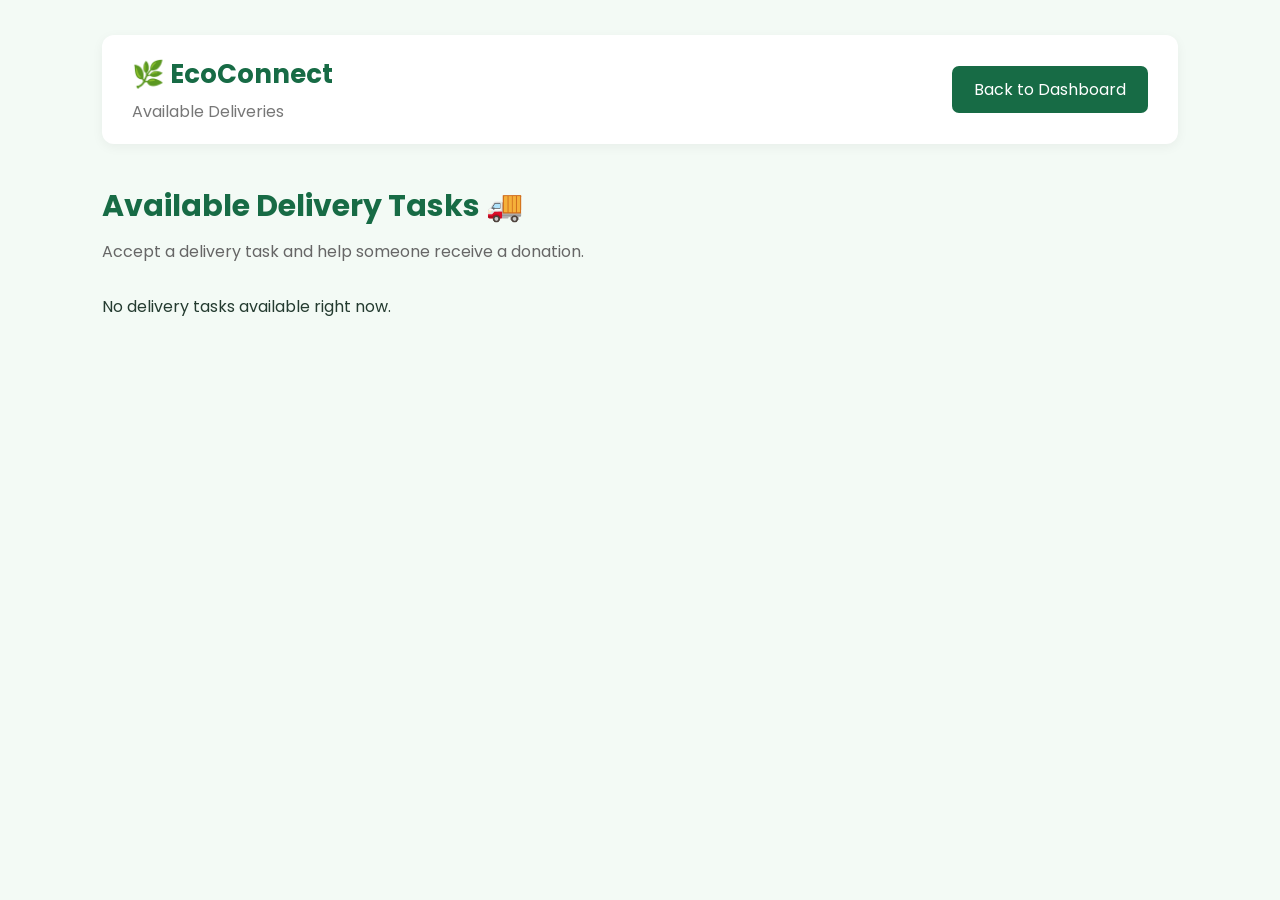
<file: available-deliveries.html>
<!DOCTYPE html>
<html lang="en">
<head>
    <meta charset="UTF-8">
    <meta name="viewport" content="width=device-width, initial-scale=1.0">
    <title>Available Deliveries | EcoConnect</title>
    <link rel="stylesheet" href="css/style.css">
</head>
<body>

    <section class="donor-dashboard">

        <div class="dashboard-header">
            <div>
                <h1>🌿 EcoConnect</h1>
                <p>Available Deliveries</p>
            </div>

            <a href="volunteer-dashboard.html">Back to Dashboard</a>
        </div>

        <div class="dashboard-welcome">
            <h2>Available Delivery Tasks 🚚</h2>
            <p>Accept a delivery task and help someone receive a donation.</p>
        </div>

        <div id="availableDeliveries" class="dashboard-cards">

            <p>No delivery tasks available right now.</p>

        </div>

    </section>
    <script src="js/available-deliveries.js"></script>

</body>
</html>
</file>
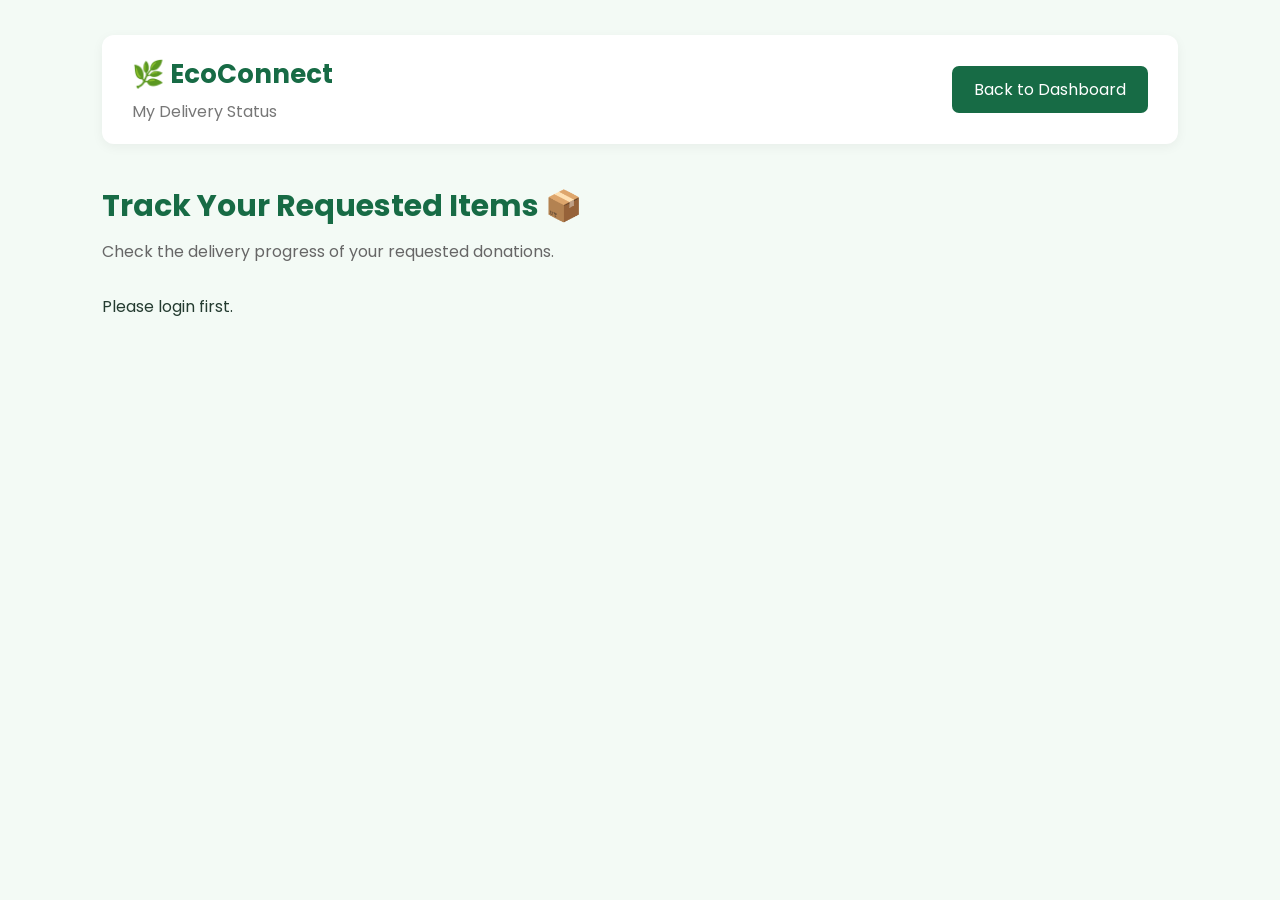
<file: delivery-status.html>
<!DOCTYPE html>
<html lang="en">
<head>
    <meta charset="UTF-8">
    <meta name="viewport" content="width=device-width, initial-scale=1.0">
    <title>Delivery Status | EcoConnect</title>
    <link rel="stylesheet" href="css/style.css">
</head>
<body>

    <section class="donor-dashboard">

        <div class="dashboard-header">
            <div>
                <h1>🌿 EcoConnect</h1>
                <p>My Delivery Status</p>
            </div>

            <a href="receiver-dashboard.html">Back to Dashboard</a>
        </div>

        <div class="dashboard-welcome">
            <h2>Track Your Requested Items 📦</h2>
            <p>Check the delivery progress of your requested donations.</p>
        </div>

        <div id="deliveryStatus" class="dashboard-cards">
            <p>No delivery records found.</p>
        </div>

    </section>
    <script src="js/delivery-status.js"></script>
</body>
</html>
</file>
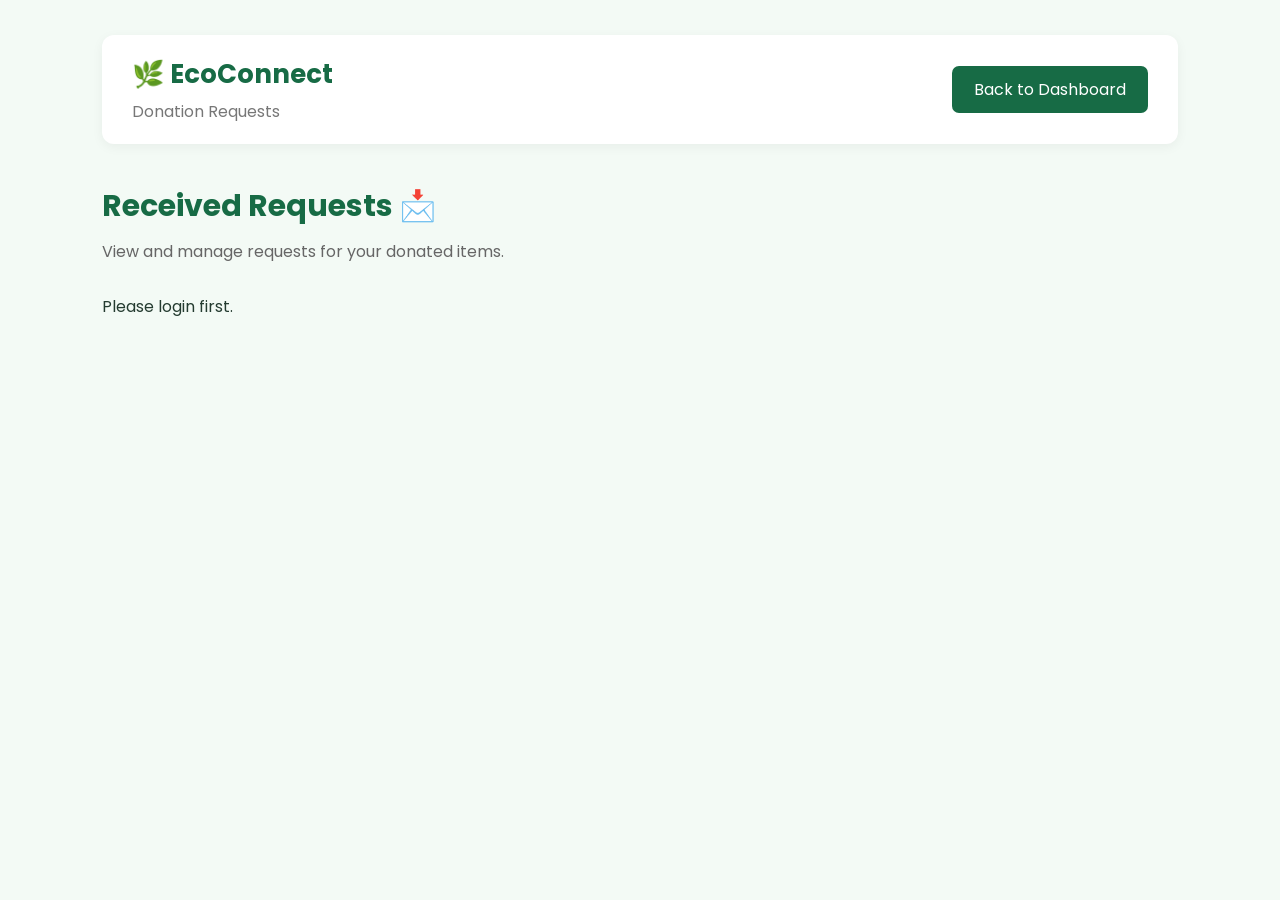
<file: donation-requests.html>
<!DOCTYPE html>
<html lang="en">
<head>
    <meta charset="UTF-8">
    <meta name="viewport" content="width=device-width, initial-scale=1.0">
    <title>Donation Requests | EcoConnect</title>
    <link rel="stylesheet" href="css/style.css">
</head>
<body>

    <section class="donor-dashboard">

        <div class="dashboard-header">
            <div>
                <h1>🌿 EcoConnect</h1>
                <p>Donation Requests</p>
            </div>

            <a href="donor-dashboard.html">Back to Dashboard</a>
        </div>

        <div class="dashboard-welcome">
            <h2>Received Requests 📩</h2>
            <p>View and manage requests for your donated items.</p>
        </div>

        <div id="donationRequests">
            <p>No donation requests yet.</p>
        </div>

    </section>
<script src="js/donation-requests.js"></script>
</body>
</html>
</file>
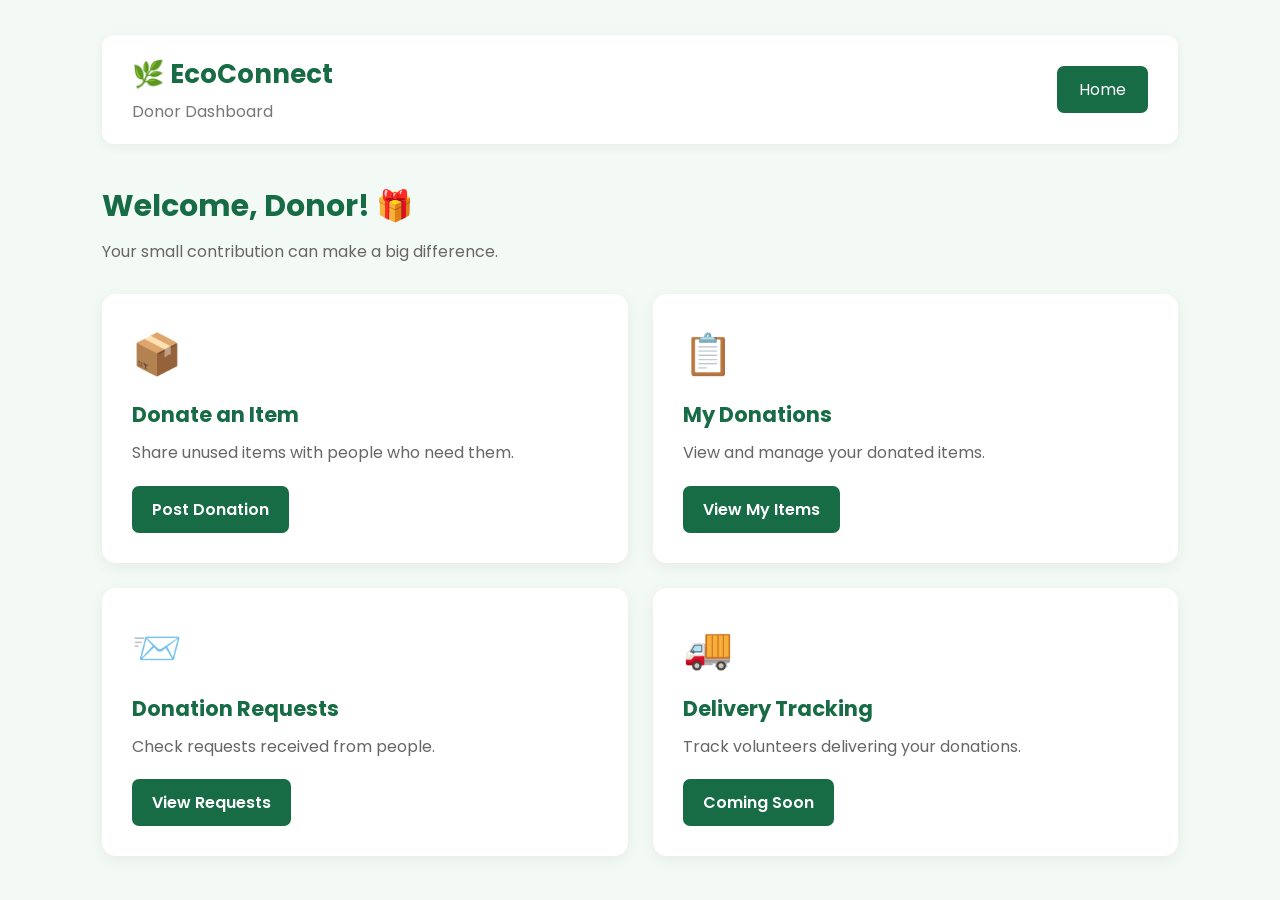
<file: donor-dashboard.html>
<!DOCTYPE html>
<html lang="en">
<head>
    <meta charset="UTF-8">
    <meta name="viewport" content="width=device-width, initial-scale=1.0">
    <title>Donor Dashboard | EcoConnect</title>
    <link rel="stylesheet" href="css/style.css">
</head>
<body>

    <section class="donor-dashboard">

        <div class="dashboard-header">
            <div>
                <h1>🌿 EcoConnect</h1>
                <p>Donor Dashboard</p>
            </div>

            <a href="index.html">Home</a>
        </div>

        <div class="dashboard-welcome">
            <h2>Welcome, Donor! 🎁</h2>
            <p>Your small contribution can make a big difference.</p>
        </div>

        <div class="dashboard-cards">

            <div class="dashboard-card">
                <div class="dashboard-icon">📦</div>
                <h3>Donate an Item</h3>
                <p>Share unused items with people who need them.</p>
                <a href="post-item.html">Post Donation</a>
            </div>

            <div class="dashboard-card">
                <div class="dashboard-icon">📋</div>
                <h3>My Donations</h3>
                <p>View and manage your donated items.</p>
                <a href="my-items.html">View My Items</a>
            </div>

            <div class="dashboard-card">
                <div class="dashboard-icon">📨</div>
                <h3>Donation Requests</h3>
                <p>Check requests received from people.</p>
                <a href="donation-requests.html">View Requests</a>
            </div>

            <div class="dashboard-card">
                <div class="dashboard-icon">🚚</div>
                <h3>Delivery Tracking</h3>
                <p>Track volunteers delivering your donations.</p>
                <a href="#">Coming Soon</a>
            </div>

        </div>

    </section>

</body>
</html>
</file>
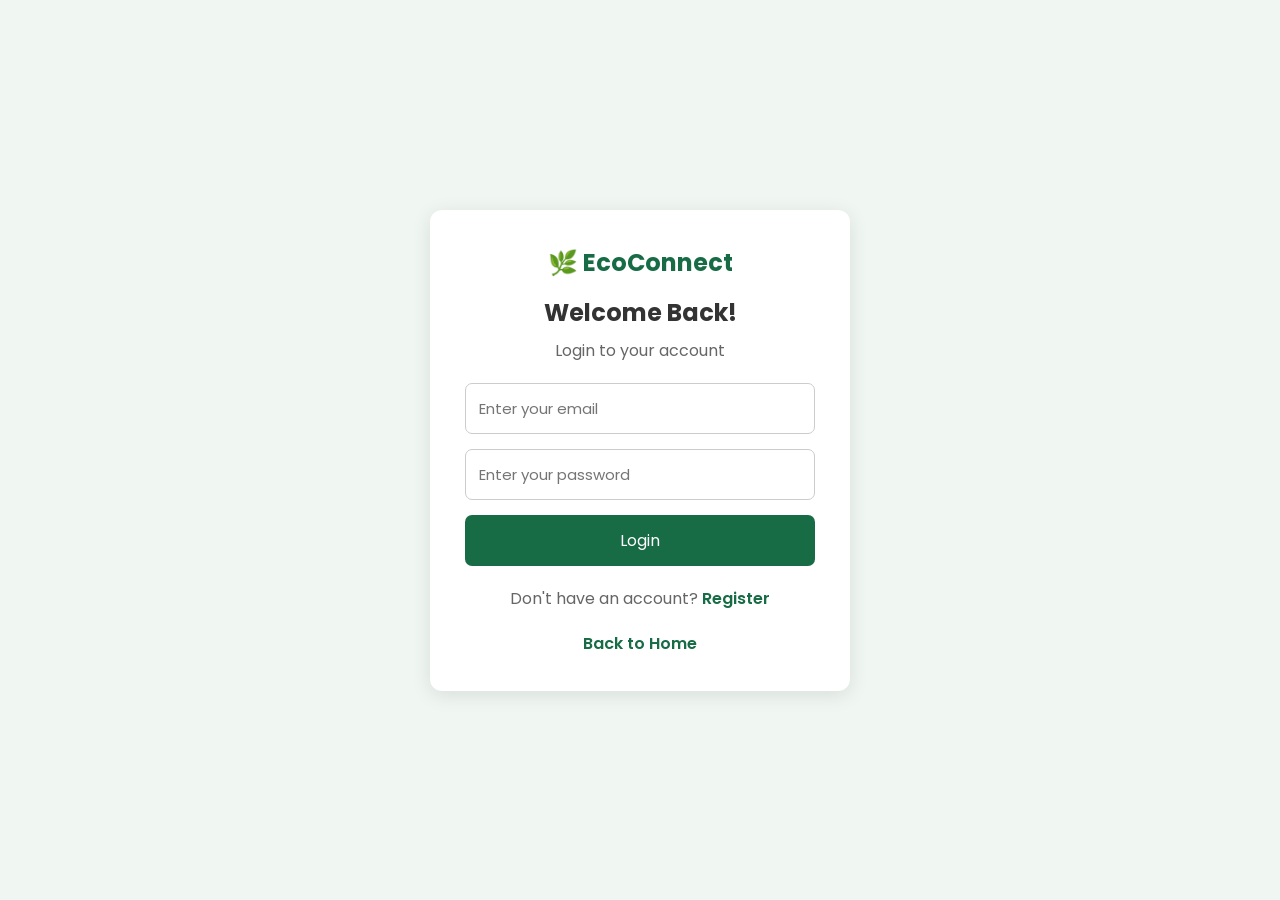
<file: login.html>
<!DOCTYPE html>
<html lang="en">
<head>
    <meta charset="UTF-8">
    <meta name="viewport" content="width=device-width, initial-scale=1.0">
    <title>Login | EcoConnect</title>
    <link rel="stylesheet" href="css/style.css">
</head>
<body>

    <section class="auth-container">
        <div class="auth-box">
            <h1>🌿 EcoConnect</h1>
            <h2>Welcome Back!</h2>
            <p>Login to your account</p>

            <form id="loginForm">
                <input type="email" id="loginEmail"
                    placeholder="Enter your email" required>

                <input type="password" id="loginPassword"
                    placeholder="Enter your password" required>

                <button type="submit">Login</button>
            </form>

            <p id="loginMessage"></p>

            <p>Don't have an account?
                <a href="register.html">Register</a>
            </p>

            <a href="index.html">Back to Home</a>
        </div>
    </section>

    <script src="js/auth.js"></script>
</body>
</html>
</file>
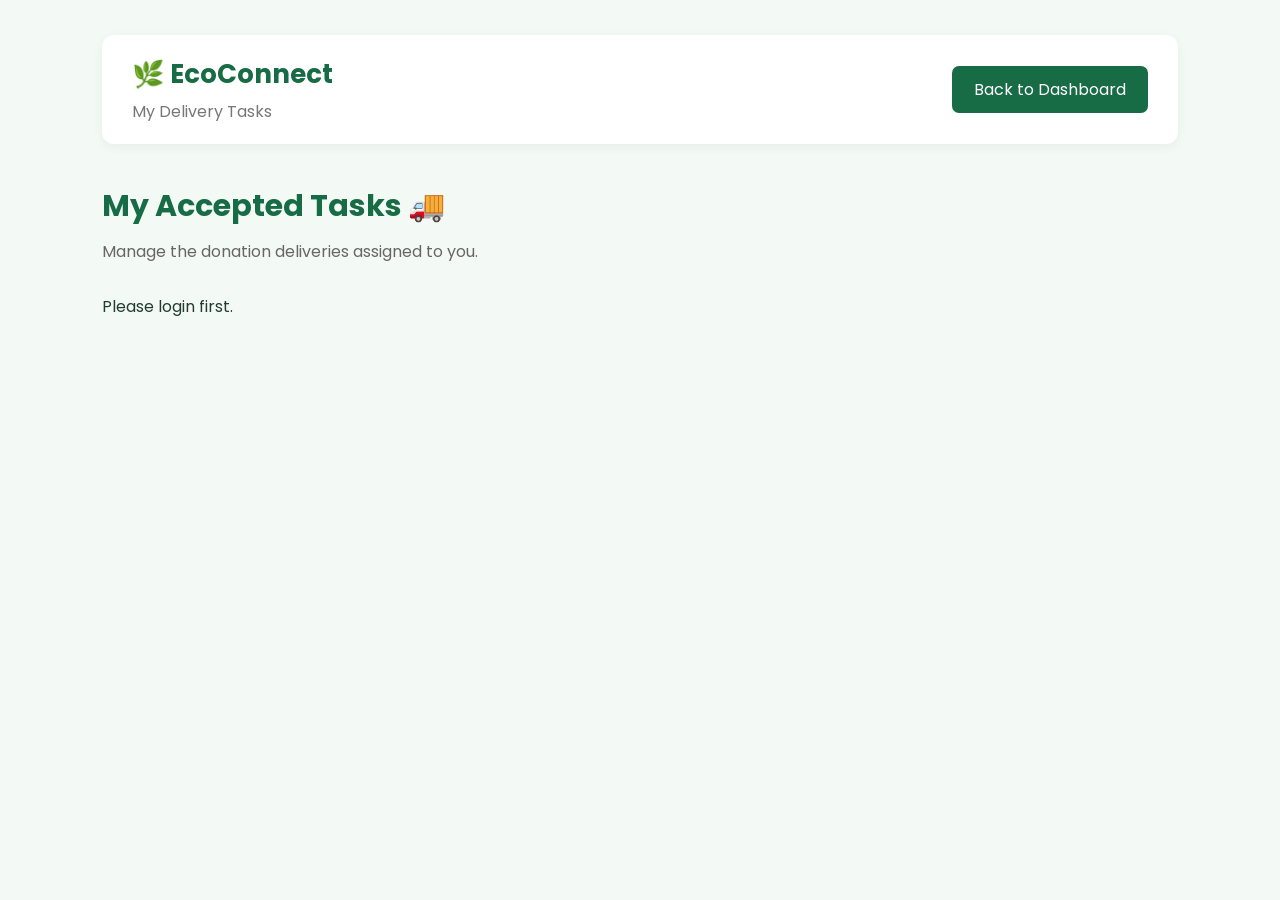
<file: my-delivery-tasks.html>
<!DOCTYPE html>
<html lang="en">
<head>
    <meta charset="UTF-8">
    <meta name="viewport" content="width=device-width, initial-scale=1.0">
    <title>My Delivery Tasks | EcoConnect</title>
    <link rel="stylesheet" href="css/style.css">
</head>
<body>

    <section class="donor-dashboard">

        <div class="dashboard-header">
            <div>
                <h1>🌿 EcoConnect</h1>
                <p>My Delivery Tasks</p>
            </div>

            <a href="volunteer-dashboard.html">Back to Dashboard</a>
        </div>

        <div class="dashboard-welcome">
            <h2>My Accepted Tasks 🚚</h2>
            <p>Manage the donation deliveries assigned to you.</p>
        </div>

        <div id="myDeliveryTasks" class="dashboard-cards">
            <p>No delivery tasks accepted yet.</p>
        </div>

    </section>
    <script src="js/my-delivery-tasks.js"></script>

</body>
</html>
</file>
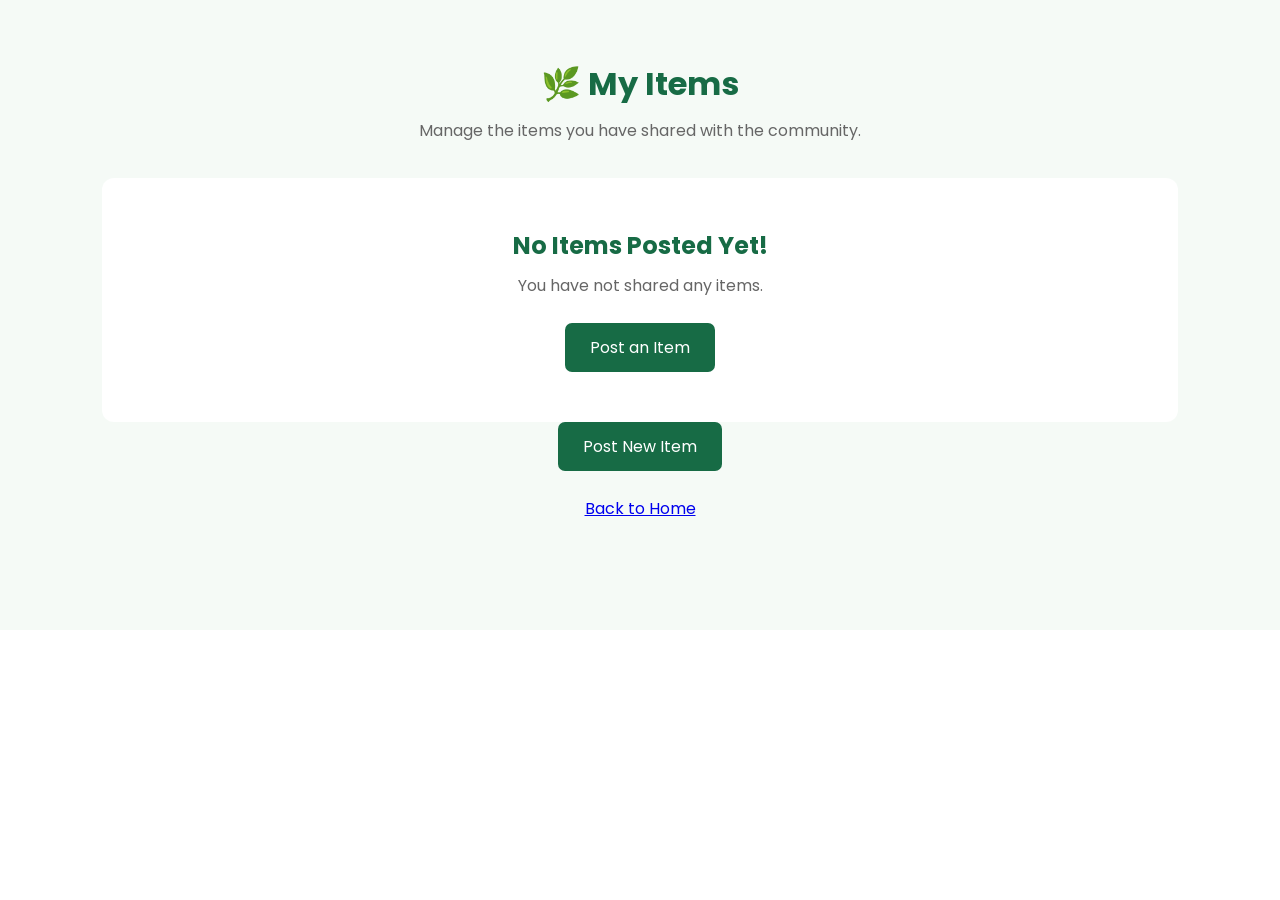
<file: my-items.html>
<!DOCTYPE html>
<html lang="en">
<head>
    <meta charset="UTF-8">
    <meta name="viewport" content="width=device-width, initial-scale=1.0">
    <title>My Items | EcoConnect</title>
    <link rel="stylesheet" href="css/style.css">
</head>
<body>

    <section class="my-requests">
        <h1>🌿 My Items</h1>
        <p>Manage the items you have shared with the community.</p>

        <div id="myItemsContainer"></div>

        <a href="post-item.html" class="explore-btn">Post New Item</a>
        <br><br>
        <a href="index.html">Back to Home</a>
    </section>

    <script src="js/auth.js"></script>
    <script src="js/my-items.js"></script>

</body>
</html>
</file>
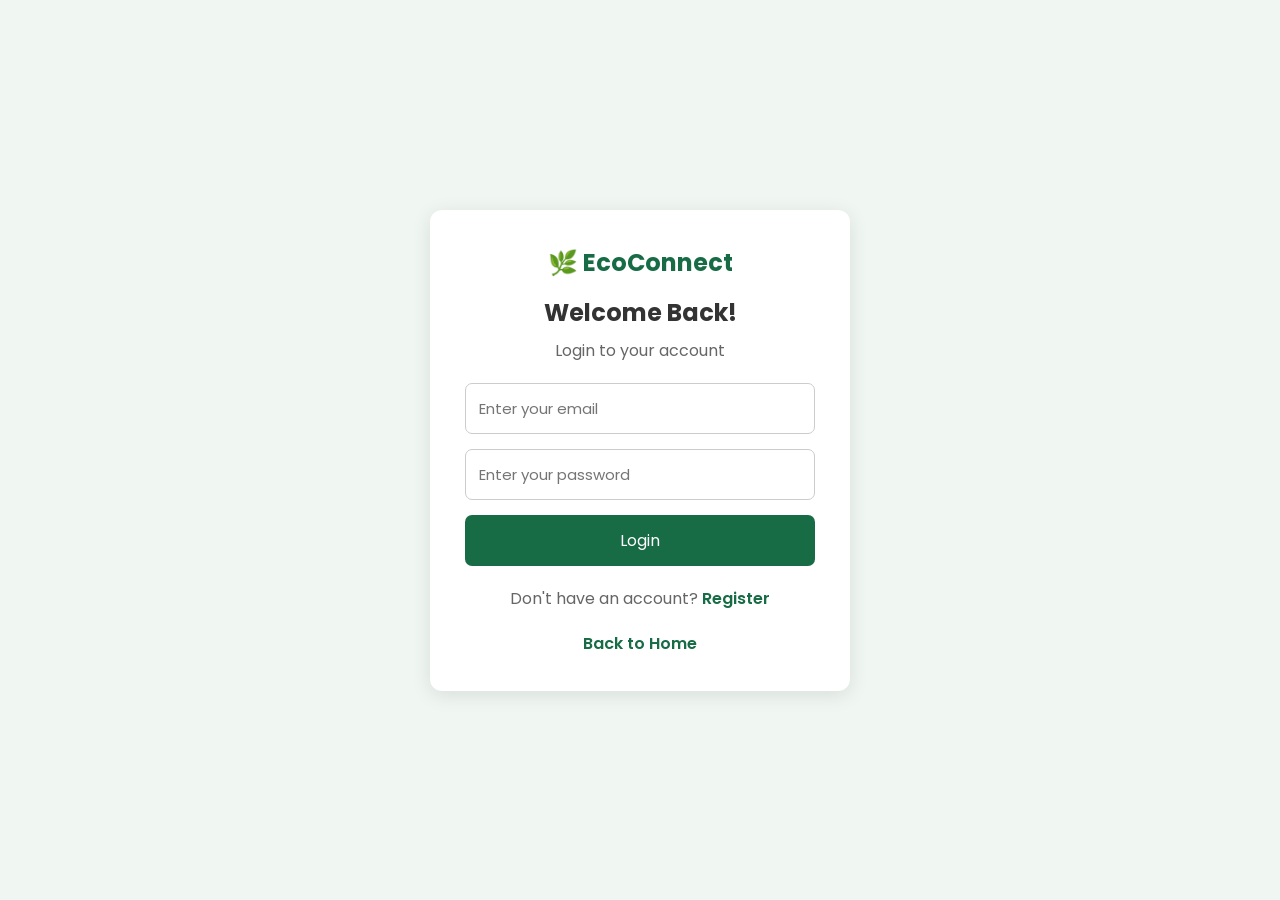
<file: my-requests.html>
<!DOCTYPE html>
<html lang="en">
<head>
    <meta charset="UTF-8">
    <meta name="viewport" content="width=device-width, initial-scale=1.0">

    <title>My Requests | EcoConnect</title>

    <link rel="stylesheet" href="css/style.css">
</head>
<body>

    <!-- Navbar -->
    <header>
        <nav class="navbar">

            <a href="index.html" class="logo">🌿 EcoConnect</a>

            <ul class="nav-links">
                <li><a href="index.html">Home</a></li>
                <li><a href="index.html#explore">Explore Items</a></li>
                <li><a href="my-requests.html">My Requests</a></li>
            </ul>

        </nav>
    </header>

    <!-- My Requests Section -->
    <section class="my-requests">

        <h1>My Requests</h1>

        <p>Track all the items you have requested.</p>

        <div id="requestsContainer">

            <!-- Requests will appear here -->

        </div>

    </section>

    <script src="js/auth.js"></script>
    <script src="js/my-requests.js"></script>

</body>
</html>
</file>
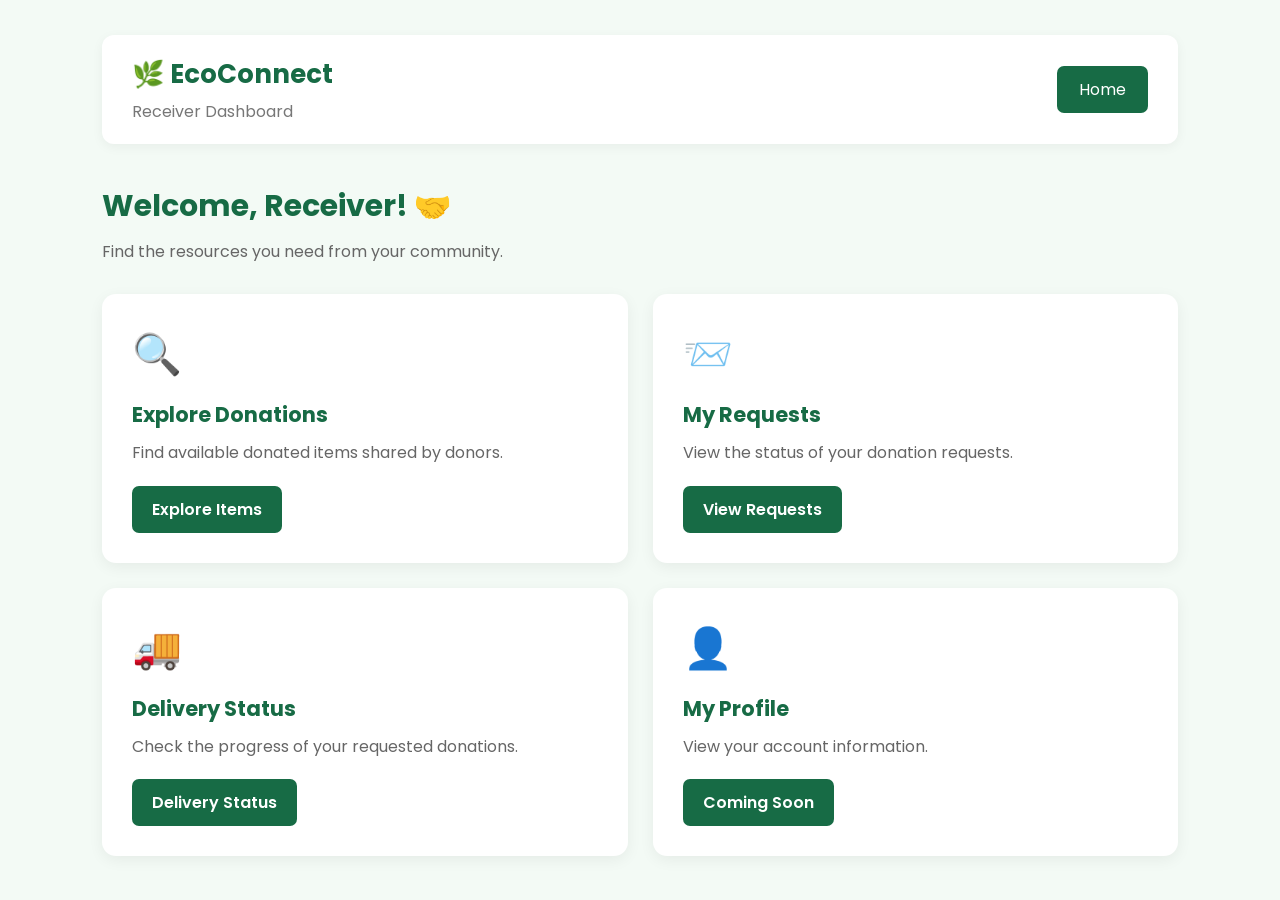
<file: receiver-dashboard.html>
<!DOCTYPE html>
<html lang="en">
<head>
    <meta charset="UTF-8">
    <meta name="viewport" content="width=device-width, initial-scale=1.0">
    <title>Receiver Dashboard | EcoConnect</title>
    <link rel="stylesheet" href="css/style.css">
</head>
<body>

    <section class="donor-dashboard">

        <div class="dashboard-header">
            <div>
                <h1>🌿 EcoConnect</h1>
                <p>Receiver Dashboard</p>
            </div>

            <a href="index.html">Home</a>
        </div>

        <div class="dashboard-welcome">
            <h2>Welcome, Receiver! 🤝</h2>
            <p>Find the resources you need from your community.</p>
        </div>

        <div class="dashboard-cards">

            <div class="dashboard-card">
                <div class="dashboard-icon">🔍</div>
                <h3>Explore Donations</h3>
                <p>Find available donated items shared by donors.</p>
                <a href="index.html#explore">Explore Items</a>
            </div>

            <div class="dashboard-card">
                <div class="dashboard-icon">📨</div>
                <h3>My Requests</h3>
                <p>View the status of your donation requests.</p>
                <a href="my-requests.html">View Requests</a>
            </div>

            <div class="dashboard-card">
                <div class="dashboard-icon">🚚</div>
                <h3>Delivery Status</h3>
                <p>Check the progress of your requested donations.</p>
                <a href="delivery-status.html">Delivery Status</a>
            </div>

            <div class="dashboard-card">
                <div class="dashboard-icon">👤</div>
                <h3>My Profile</h3>
                <p>View your account information.</p>
                <a href="#">Coming Soon</a>
            </div>

        </div>

    </section>

</body>
</html>
</file>
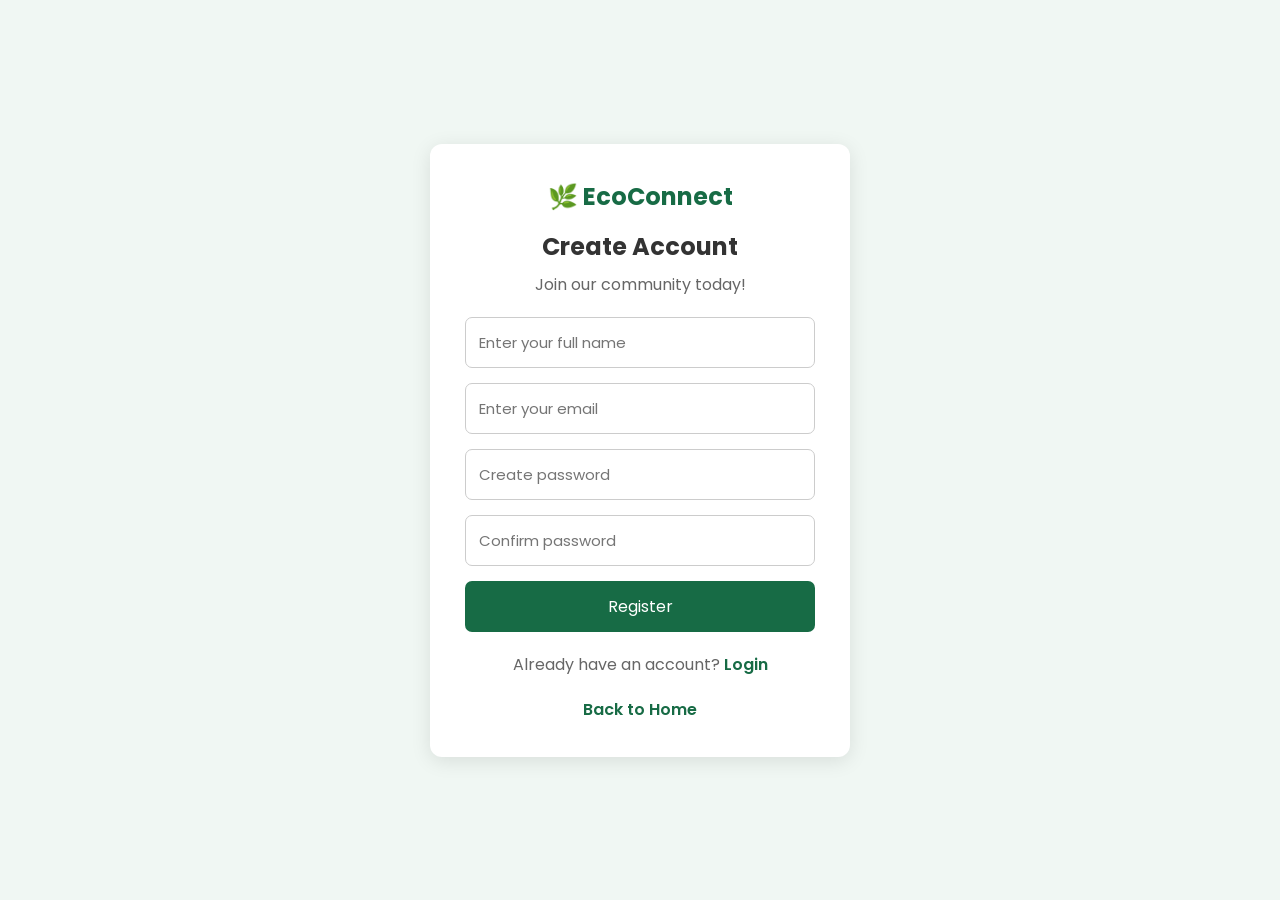
<file: register.html>
<!DOCTYPE html>
<html lang="en">
<head>
    <meta charset="UTF-8">
    <meta name="viewport" content="width=device-width, initial-scale=1.0">
    <title>Register | EcoConnect</title>
    <link rel="stylesheet" href="css/style.css">
</head>
<body>

    <section class="auth-container">
        <div class="auth-box">
            <h1>🌿 EcoConnect</h1>
            <h2>Create Account</h2>
            <p>Join our community today!</p>

            <form id="registerForm">
                <input type="text" id="registerName"
                    placeholder="Enter your full name" required>

                <input type="email" id="registerEmail"
                    placeholder="Enter your email" required>

                <input type="password" id="registerPassword"
                    placeholder="Create password" required>

                <input type="password" id="confirmPassword"
                    placeholder="Confirm password" required>

                <button type="submit">Register</button>
            </form>

            <p id="registerMessage"></p>

            <p>Already have an account?
                <a href="login.html">Login</a>
            </p>

            <a href="index.html">Back to Home</a>
        </div>
    </section>

    <script src="js/auth.js"></script>
</body>
</html>
</file>
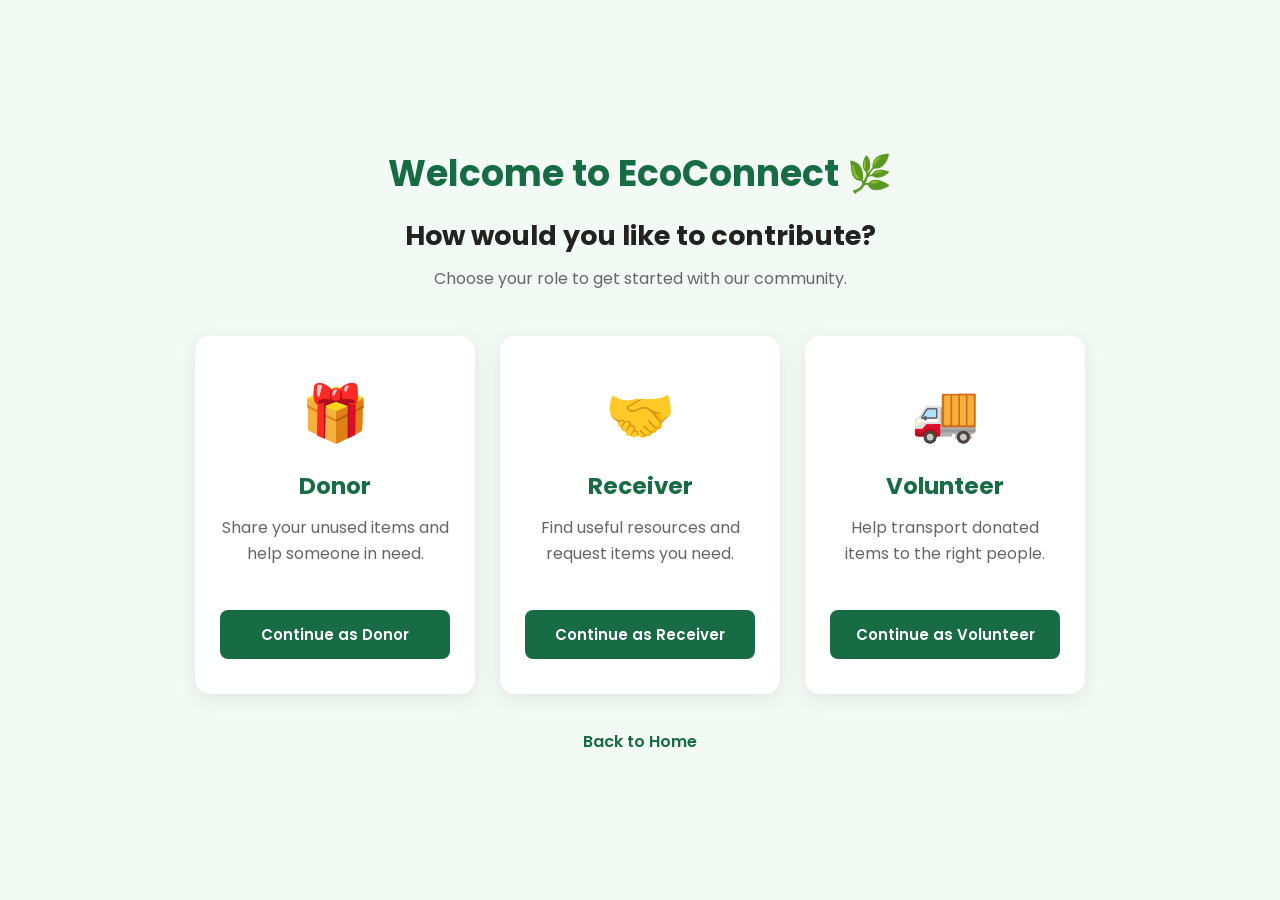
<file: role-selection.html>
<!DOCTYPE html>
<html lang="en">
<head>
    <meta charset="UTF-8">
    <meta name="viewport" content="width=device-width, initial-scale=1.0">
    <title>Choose Your Role | EcoConnect</title>
    <link rel="stylesheet" href="css/style.css">
</head>
<body>

    <section class="role-section">

        <div class="role-heading">
            <h1>Welcome to EcoConnect 🌿</h1>
            <h2>How would you like to contribute?</h2>
            <p>Choose your role to get started with our community.</p>
        </div>

        <div class="role-container">

            <div class="role-card">
                <div class="role-icon">🎁</div>
                <h3>Donor</h3>
                <p>Share your unused items and help someone in need.</p>
                <button onclick="selectRole('donor')">
                    Continue as Donor
                </button>
            </div>

            <div class="role-card">
                <div class="role-icon">🤝</div>
                <h3>Receiver</h3>
                <p>Find useful resources and request items you need.</p>
                <button onclick="selectRole('receiver')">
                    Continue as Receiver
                </button>
            </div>

            <div class="role-card">
                <div class="role-icon">🚚</div>
                <h3>Volunteer</h3>
                <p>Help transport donated items to the right people.</p>
                <button onclick="selectRole('volunteer')">
                    Continue as Volunteer
                </button>
            </div>

        </div>

        <a href="index.html">Back to Home</a>

    </section>

    <script>
        function selectRole(role) {
            localStorage.setItem("selectedRole", role);

            if (role === "donor") {
                window.location.href = "donor-dashboard.html";
            }
            else if (role === "receiver") {
                window.location.href = "receiver-dashboard.html";
            }
            else if (role === "volunteer") {
                window.location.href = "volunteer-dashboard.html";
            }
        }
    </script>

</body>
</html>
</file>
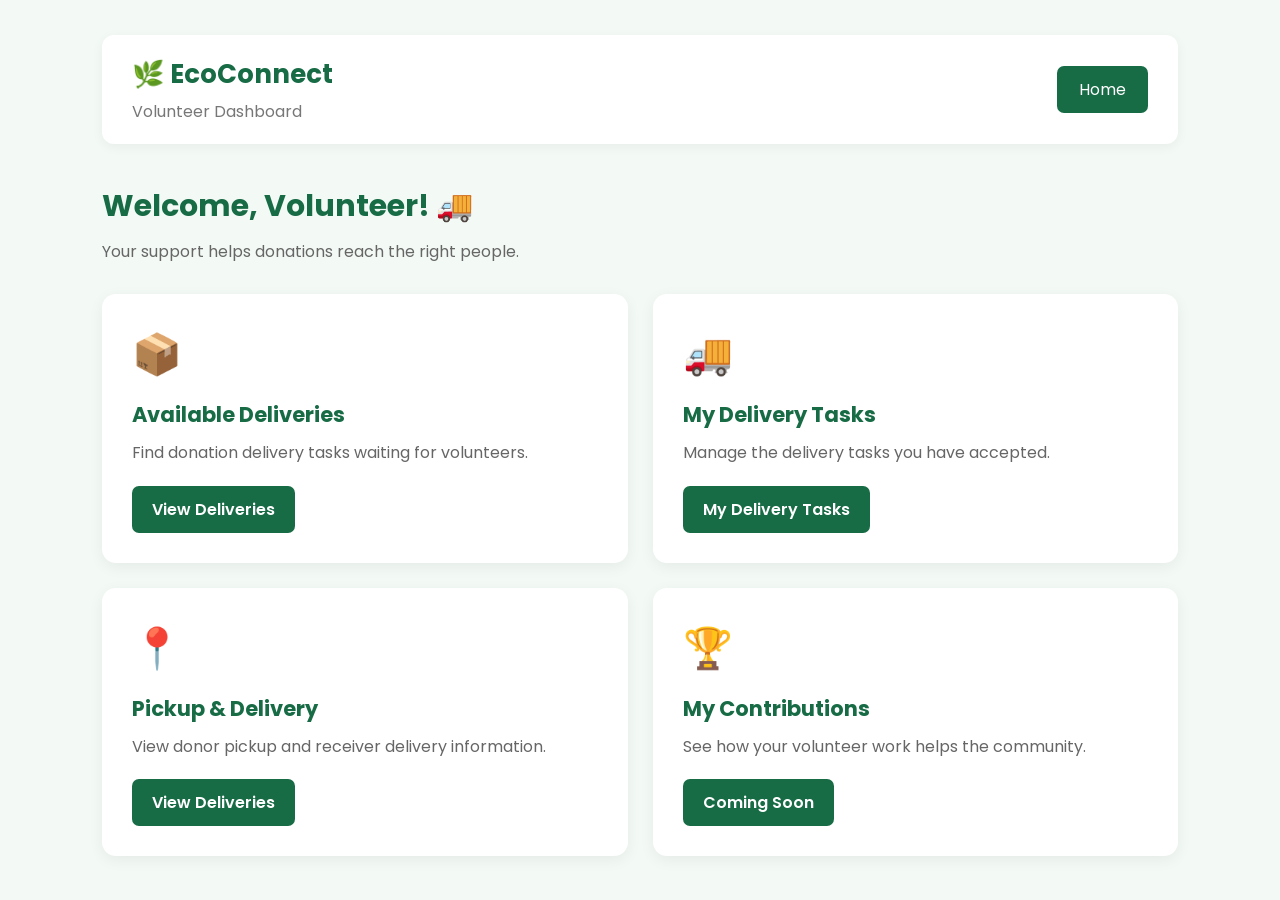
<file: volunteer-dashboard.html>
<!DOCTYPE html>
<html lang="en">
<head>
    <meta charset="UTF-8">
    <meta name="viewport" content="width=device-width, initial-scale=1.0">
    <title>Volunteer Dashboard | EcoConnect</title>
    <link rel="stylesheet" href="css/style.css">
</head>
<body>

    <section class="donor-dashboard">

        <div class="dashboard-header">
            <div>
                <h1>🌿 EcoConnect</h1>
                <p>Volunteer Dashboard</p>
            </div>

            <a href="index.html">Home</a>
        </div>

        <div class="dashboard-welcome">
            <h2>Welcome, Volunteer! 🚚</h2>
            <p>Your support helps donations reach the right people.</p>
        </div>

        <div class="dashboard-cards">

            <div class="dashboard-card">
                <div class="dashboard-icon">📦</div>
                <h3>Available Deliveries</h3>
                <p>Find donation delivery tasks waiting for volunteers.</p>
                <a href="available-deliveries.html">View Deliveries</a>
            </div>

            <div class="dashboard-card">
                <div class="dashboard-icon">🚚</div>
                <h3>My Delivery Tasks</h3>
                <p>Manage the delivery tasks you have accepted.</p>
                <a href="my-delivery-tasks.html">My Delivery Tasks</a>
            </div>

            <div class="dashboard-card">
                <div class="dashboard-icon">📍</div>
                <h3>Pickup & Delivery</h3>
                <p>View donor pickup and receiver delivery information.</p>
                <a href="available-deliveries.html">View Deliveries</a>
            </div>

            <div class="dashboard-card">
                <div class="dashboard-icon">🏆</div>
                <h3>My Contributions</h3>
                <p>See how your volunteer work helps the community.</p>
                <a href="#">Coming Soon</a>
            </div>

        </div>

    </section>

</body>
</html>
</file>
<file: css/style.css>
/* 
* {
    margin: 0;
    padding: 0;
    box-sizing: border-box;
}

body {
    font-family: Arial, sans-serif;
    background-color: #f5faf6;
    color: #1b4332;
    text-align: center;
    padding: 100px 20px;
}

h1 {
    font-size: 40px;
    margin-bottom: 15px;
}

p {
    font-size: 18px;
} */


@import url('https://fonts.googleapis.com/css2?family=Poppins:wght@300;400;500;600;700;800&display=swap');

* {
    margin: 0;
    padding: 0;
    box-sizing: border-box;
    font-family: 'Poppins', sans-serif;
}

html {
    scroll-behavior: smooth;
}

body {
    background: #ffffff;
    color: #243b30;
}

/* Navbar */

header {
    width: 100%;
    background: #ffffff;
    box-shadow: 0 2px 12px rgba(0, 0, 0, 0.05);
}

.navbar {
    max-width: 1200px;
    margin: auto;
    padding: 20px;
    display: flex;
    justify-content: space-between;
    align-items: center;
}

.logo {
    color: #176b45;
    font-size: 25px;
    font-weight: 700;
    text-decoration: none;
}

.nav-links {
    display: flex;
    gap: 28px;
    list-style: none;
}

.nav-links a {
    text-decoration: none;
    color: #344b3e;
    font-size: 14px;
}

.nav-links a:hover {
    color: #16834e;
}

.nav-buttons {
    display: flex;
    align-items: center;
    gap: 18px;
}

.login-btn {
    text-decoration: none;
    color: #176b45;
    font-weight: 500;
}

.signup-btn {
    background: #176b45;
    color: white;
    text-decoration: none;
    padding: 10px 22px;
    border-radius: 7px;
}


/* Hero Section */

.hero {
    max-width: 1200px;
    margin: auto;
    padding: 80px 20px;
    display: flex;
    align-items: center;
    justify-content: space-between;
    gap: 45px;
}

.hero-content {
    flex: 1;
}

.small-heading {
    color: #16834e;
    font-weight: 600;
    font-size: 13px;
    letter-spacing: 2px;
    margin-bottom: 18px;
}

.hero h1 {
    font-size: 48px;
    line-height: 1.3;
    margin-bottom: 20px;
}

.hero h1 span {
    color: #16834e;
}

.hero-description {
    color: #68766d;
    line-height: 1.8;
    font-size: 15px;
    max-width: 520px;
}

.hero-buttons {
    display: flex;
    gap: 15px;
    margin-top: 30px;
}

.primary-btn,
.secondary-btn {
    display: inline-block;
    text-decoration: none;
    padding: 13px 24px;
    border-radius: 7px;
    font-weight: 500;
}

.primary-btn {
    background: #176b45;
    color: white;
}

.secondary-btn {
    border: 1px solid #176b45;
    color: #176b45;
}

.primary-btn:hover,
.signup-btn:hover {
    background: #105536;
}

.hero-image {
    flex: 1;
}

.hero-image img {
    width: 100%;
    height: 370px;
    object-fit: cover;
    border-radius: 20px;
}


/* Common Section Heading */

.section-heading {
    text-align: center;
    margin-bottom: 40px;
}

.section-heading p {
    color: #16834e;
    font-size: 13px;
    font-weight: 600;
    letter-spacing: 2px;
    margin-bottom: 10px;
}

.section-heading h2 {
    font-size: 32px;
    margin-bottom: 10px;
}

.section-heading span {
    color: #77847b;
    font-size: 14px;
}


/* Impact Section */

.impact {
    background: #f0f8f2;
    padding: 65px 20px;
}

.impact-container {
    max-width: 1100px;
    margin: auto;
    display: grid;
    grid-template-columns: repeat(4, 1fr);
    gap: 20px;
}

.impact-card {
    background: white;
    padding: 30px 15px;
    text-align: center;
    border-radius: 12px;
    box-shadow: 0 4px 15px rgba(0, 0, 0, 0.04);
}

.impact-card h3 {
    color: #16834e;
    font-size: 30px;
    margin-bottom: 8px;
}

.impact-card p {
    color: #647268;
    font-size: 14px;
}

.demo-note {
    text-align: center;
    margin-top: 18px;
    color: #7b887f;
    font-size: 11px;
}


/* Featured Items */

.featured {
    padding: 75px 20px;
}

.item-container {
    max-width: 1100px;
    margin: auto;
    display: grid;
    grid-template-columns: repeat(3, 1fr);
    gap: 25px;
}

.item-card {
    border: 1px solid #e5eee7;
    border-radius: 12px;
    overflow: hidden;
    background: white;
    transition: 0.3s;
}

.item-card:hover {
    transform: translateY(-6px);
    box-shadow: 0 8px 20px rgba(0, 0, 0, 0.08);
}

.item-card img {
    width: 100%;
    height: 210px;
    object-fit: cover;
}

.item-info {
    padding: 20px;
}

.item-info h3 {
    font-size: 18px;
    margin: 12px 0 8px;
}

.item-info p {
    font-size: 13px;
    color: #77847b;
    margin-bottom: 12px;
}

.item-info h4 {
    color: #176b45;
    margin-bottom: 12px;
}

.free-tag,
.sale-tag,
.exchange-tag {
    font-size: 10px;
    font-weight: 600;
    padding: 6px 10px;
    border-radius: 5px;
}

.free-tag {
    background: #e2f5e8;
    color: #176b45;
}

.sale-tag {
    background: #fff1dc;
    color: #a56313;
}

.exchange-tag {
    background: #e8edff;
    color: #465eaa;
}

.card-btn {
    display: inline-block;
    background: #176b45;
    color: white;
    padding: 9px 17px;
    border-radius: 6px;
    text-decoration: none;
    font-size: 13px;
    margin-top: 10px;
}

.center-button {
    text-align: center;
    margin-top: 40px;
}


/* Community Requests */

.requests {
    padding: 75px 20px;
    background: #f5faf6;
}

.request-container {
    max-width: 900px;
    margin: auto;
    display: grid;
    grid-template-columns: repeat(2, 1fr);
    gap: 25px;
}

.request-card {
    background: white;
    padding: 28px;
    border-radius: 12px;
    border-left: 4px solid #16834e;
}

.request-card h3 {
    margin-bottom: 12px;
}

.request-card p {
    color: #77847b;
    font-size: 14px;
    margin-bottom: 15px;
}

.request-card span {
    display: block;
    color: #68766d;
    font-size: 13px;
    margin-bottom: 18px;
}

.request-card a {
    text-decoration: none;
    color: #16834e;
    font-weight: 600;
    font-size: 14px;
}


/* How It Works */

.how-it-works {
    padding: 75px 20px;
}

.steps-container {
    max-width: 1100px;
    margin: auto;
    display: grid;
    grid-template-columns: repeat(3, 1fr);
    gap: 25px;
}

.step-card {
    text-align: center;
    padding: 30px 20px;
    border: 1px solid #e5eee7;
    border-radius: 12px;
}

.step-icon {
    font-size: 40px;
    margin-bottom: 18px;
}

.step-card h3 {
    margin-bottom: 12px;
    font-size: 18px;
}

.step-card p {
    color: #77847b;
    font-size: 14px;
    line-height: 1.7;
}


/* Call To Action */

.cta {
    background: #176b45;
    color: white;
    text-align: center;
    padding: 65px 20px;
}

.cta h2 {
    font-size: 30px;
    margin-bottom: 15px;
}

.cta p {
    font-size: 14px;
    margin-bottom: 28px;
}

.cta-btn {
    display: inline-block;
    background: white;
    color: #176b45;
    padding: 13px 25px;
    border-radius: 7px;
    text-decoration: none;
    font-weight: 600;
}


/* Footer */

footer {
    background: #123b29;
    color: white;
    padding: 50px 20px 20px;
}

.footer-content {
    max-width: 1100px;
    margin: auto;
    display: grid;
    grid-template-columns: 2fr 1fr 1.5fr;
    gap: 35px;
}

.footer-content h2,
.footer-content h3 {
    margin-bottom: 18px;
}

.footer-content p,
.footer-content a {
    color: #c4d6ca;
    font-size: 13px;
    line-height: 2;
}

.footer-content a {
    display: block;
    text-decoration: none;
}

.copyright {
    text-align: center;
    border-top: 1px solid #42614f;
    margin-top: 35px;
    padding-top: 20px;
}

.copyright p {
    font-size: 12px;
    color: #c4d6ca;
}


/* Responsive Design */

@media (max-width: 900px) {
    .nav-links {
        gap: 12px;
    }

    .hero h1 {
        font-size: 38px;
    }

    .impact-container {
        grid-template-columns: repeat(2, 1fr);
    }

    .item-container {
        grid-template-columns: repeat(2, 1fr);
    }
}

@media (max-width: 650px) {
    .navbar {
        flex-wrap: wrap;
        gap: 18px;
    }

    .nav-links {
        width: 100%;
        flex-wrap: wrap;
        justify-content: center;
    }

    .nav-buttons {
        margin: auto;
    }

    .hero {
        flex-direction: column;
        padding: 50px 20px;
    }

    .hero h1 {
        font-size: 34px;
    }

    .hero-image img {
        height: 250px;
    }

    .impact-container,
    .item-container,
    .request-container,
    .steps-container,
    .footer-content {
        grid-template-columns: 1fr;
    }

    .section-heading h2 {
        font-size: 25px;
    }

    .hero-buttons {
        flex-wrap: wrap;
    }

    .cta h2 {
        font-size: 24px;
    }
}


.menu-btn {
    display: none;
    background: #176b45;
    color: white;
    border: none;
    padding: 8px 12px;
    border-radius: 5px;
    font-size: 22px;
    cursor: pointer;
}

@media (max-width: 650px) {

    .navbar {
        position: relative;
    }

    .menu-btn {
        display: block;
    }

    .nav-links {
        display: none;
        flex-direction: column;
        width: 100%;
        background: white;
        padding: 20px;
        gap: 20px;
    }

    .nav-links.active {
        display: flex;
    }

    .nav-buttons {
        width: 100%;
        justify-content: center;
    }
}

/* Explore Items Section */

.explore {
    padding: 60px 8%;
    text-align: center;
    background: #f5faf6;
}

.explore h2 {
    font-size: 32px;
    color: #176b45;
    margin-bottom: 10px;
}

.explore p {
    color: #666;
    margin-bottom: 20px;
}

.explore-container {
    display: flex;
    justify-content: center;
    gap: 25px;
    flex-wrap: wrap;
    margin-top: 30px;
}

.item-card {
    width: 280px;
    background: white;
    padding: 15px;
    border-radius: 12px;
    box-shadow: 0 4px 12px rgba(0,0,0,0.1);
    text-align: left;
}

.item-card img {
    width: 100%;
    height: 180px;
    object-fit: cover;
    border-radius: 8px;
}

.item-card h3 {
    color: #176b45;
    margin: 12px 0;
}

.item-card p {
    margin: 8px 0;
}

.item-card button {
    background: #176b45;
    color: white;
    border: none;
    padding: 10px 18px;
    border-radius: 6px;
    cursor: pointer;
}



/* Search and Filter */

.search-filter {
    display: flex;
    justify-content: center;
    align-items: center;
    gap: 15px;
    margin: 30px auto;
    flex-wrap: wrap;
}

.search-filter input {
    width: 350px;
    padding: 14px;
    border: 1px solid #ddd;
    border-radius: 8px;
    font-size: 15px;
    outline: none;
}

.search-filter input:focus {
    border-color: #176b45;
}

.search-filter select {
    width: 200px;
    padding: 14px;
    border: 1px solid #ddd;
    border-radius: 8px;
    font-size: 15px;
    cursor: pointer;
    background: white;
}

.search-filter select:focus {
    outline: 1px solid #176b45;
}

@media (max-width: 600px) {
    .search-filter {
        flex-direction: column;
        padding: 0 15px;
    }

    .search-filter input,
    .search-filter select {
        width: 100%;
    }
}



/* Item Details Popup */

.item-modal {
    display: none;
    position: fixed;
    z-index: 1000;
    top: 0;
    left: 0;
    width: 100%;
    height: 100%;
    background: rgba(0, 0, 0, 0.6);
    justify-content: center;
    align-items: center;
    padding: 15px;
}

.modal-content {
    background: white;
    width: 400px;
    max-width: 100%;
    padding: 25px;
    border-radius: 12px;
    text-align: center;
    position: relative;
    box-shadow: 0 5px 20px rgba(0, 0, 0, 0.2);
}

.modal-content img {
    width: 100%;
    height: 200px;
    object-fit: contain;
    border-radius: 8px;
    margin-bottom: 15px;
}

.modal-content h2 {
    color: #176b45;
    margin-bottom: 12px;
}

.modal-content p {
    color: #555;
    margin: 10px 0;
}

.close-modal {
    position: absolute;
    top: 8px;
    right: 12px;
    border: none;
    background: none;
    font-size: 28px;
    cursor: pointer;
    color: #333;
}

.request-btn {
    background: #176b45;
    color: white;
    border: none;
    padding: 12px 20px;
    border-radius: 6px;
    cursor: pointer;
    margin-top: 15px;
}

.request-btn:hover {
    background: #105536;
}




/* My Requests Page */

.my-requests {
    padding: 60px 8%;
    min-height: 70vh;
    background: #f5faf6;
    text-align: center;
}

.my-requests h1 {
    color: #176b45;
    font-size: 32px;
    margin-bottom: 10px;
}

.my-requests > p {
    color: #666;
    margin-bottom: 35px;
}

#requestsContainer {
    display: flex;
    flex-wrap: wrap;
    justify-content: center;
    gap: 25px;
}

.request-card {
    background: white;
    width: 280px;
    padding: 22px;
    border-radius: 12px;
    text-align: left;
    box-shadow: 0 4px 12px rgba(0, 0, 0, 0.08);
    border: 1px solid #e5eee8;
}

.request-card h3 {
    color: #176b45;
    margin-bottom: 15px;
}

.request-card p {
    color: #666;
    margin: 10px 0;
    font-size: 14px;
}

.request-status {
    display: inline-block;
    background: #fff3cd;
    color: #856404;
    padding: 7px 14px;
    border-radius: 20px;
    font-size: 13px;
    margin-top: 10px;
}




/* Cancel Request Button */

.cancel-btn {
    display: block;
    width: 100%;
    margin-top: 18px;
    padding: 11px;
    background: #fff0f0;
    color: #d93025;
    border: 1px solid #d93025;
    border-radius: 6px;
    cursor: pointer;
    font-size: 14px;
}

.cancel-btn:hover {
    background: #d93025;
    color: white;
}




/* Empty State */

.empty-state {
    width: 100%;
    padding: 50px 20px;
    text-align: center;
    background: white;
    border-radius: 12px;
}

.empty-icon {
    font-size: 60px;
    margin-bottom: 15px;
}

.empty-state h2 {
    color: #176b45;
    margin-bottom: 10px;
}

.empty-state p {
    color: #666;
    margin-bottom: 25px;
}

.explore-btn {
    display: inline-block;
    background: #176b45;
    color: white;
    text-decoration: none;
    padding: 12px 25px;
    border-radius: 7px;
}

.explore-btn:hover {
    background: #105536;
}




/* Login Page */
.auth-container {
    min-height: 100vh;
    display: flex;
    justify-content: center;
    align-items: center;
    background: #f0f7f3;
    padding: 20px;
}

.auth-box {
    width: 100%;
    max-width: 420px;
    background: white;
    padding: 35px;
    border-radius: 12px;
    box-shadow: 0 4px 20px rgba(0, 0, 0, 0.1);
    text-align: center;
}

.auth-box h1 {
    color: #176b45;
    margin-bottom: 15px;
}

.auth-box h2 {
    margin-bottom: 8px;
    color: #333;
}

.auth-box p {
    color: #666;
    margin-bottom: 20px;
}

.auth-box input {
    width: 100%;
    padding: 13px;
    margin-bottom: 15px;
    border: 1px solid #ccc;
    border-radius: 7px;
    font-size: 15px;
    box-sizing: border-box;
}

.auth-box button {
    width: 100%;
    padding: 13px;
    background: #176b45;
    color: white;
    border: none;
    border-radius: 7px;
    cursor: pointer;
    font-size: 16px;
}

.auth-box button:hover {
    background: #105536;
}

.auth-box a {
    color: #176b45;
    text-decoration: none;
    font-weight: 600;
}

.auth-box a:hover {
    text-decoration: underline;
}




/* User Info and Logout Button */
.user-info {
    display: flex;
    align-items: center;
    gap: 12px;
}

.user-info span {
    color: #176b45;
    font-size: 15px;
    font-weight: 600;
}

.user-info button {
    padding: 9px 18px;
    background: #fff0f0;
    color: #d93025;
    border: 1px solid #d93025;
    border-radius: 6px;
    font-size: 14px;
    font-weight: 600;
    cursor: pointer;
    transition: 0.3s;
}

.user-info button:hover {
    background: #d93025;
    color: white;
}




/* ROLE SELECTION PAGE */

.role-section {
    min-height: 100vh;
    padding: 60px 8%;
    background: #f3faf5;
    text-align: center;
    display: flex;
    flex-direction: column;
    align-items: center;
    justify-content: center;
}

.role-heading h1 {
    color: #176b45;
    font-size: 36px;
    margin-bottom: 15px;
}

.role-heading h2 {
    color: #222;
    font-size: 27px;
    margin-bottom: 10px;
}

.role-heading p {
    color: #666;
    font-size: 16px;
    margin-bottom: 45px;
}

.role-container {
    display: flex;
    justify-content: center;
    gap: 25px;
    flex-wrap: wrap;
    width: 100%;
}

.role-card {
    background: white;
    width: 280px;
    padding: 35px 25px;
    border-radius: 15px;
    box-shadow: 0 5px 20px rgba(0,0,0,0.08);
    transition: 0.3s;
}

.role-card:hover {
    transform: translateY(-8px);
    box-shadow: 0 10px 25px rgba(23,107,69,0.15);
}

.role-icon {
    font-size: 55px;
    margin-bottom: 15px;
}

.role-card h3 {
    color: #176b45;
    font-size: 23px;
    margin-bottom: 12px;
}

.role-card p {
    color: #666;
    line-height: 1.6;
    min-height: 75px;
}

.role-card button {
    width: 100%;
    padding: 13px;
    margin-top: 20px;
    background: #176b45;
    color: white;
    border: none;
    border-radius: 8px;
    font-size: 15px;
    font-weight: 600;
    cursor: pointer;
    transition: 0.3s;
}

.role-card button:hover {
    background: #105536;
}

.role-section > a {
    margin-top: 35px;
    color: #176b45;
    text-decoration: none;
    font-weight: 600;
}

@media (max-width: 768px) {
    .role-section {
        padding: 40px 20px;
    }

    .role-heading h1 {
        font-size: 28px;
    }

    .role-heading h2 {
        font-size: 22px;
    }

    .role-card {
        width: 100%;
        max-width: 350px;
    }
}





/* DONOR DASHBOARD */

.donor-dashboard {
    min-height: 100vh;
    background: #f3faf5;
    padding: 35px 8%;
}

.dashboard-header {
    display: flex;
    justify-content: space-between;
    align-items: center;
    background: white;
    padding: 20px 30px;
    border-radius: 12px;
    box-shadow: 0 3px 12px rgba(0,0,0,0.05);
}

.dashboard-header h1 {
    color: #176b45;
    font-size: 26px;
    margin-bottom: 5px;
}

.dashboard-header p {
    color: #777;
}

.dashboard-header a {
    background: #176b45;
    color: white;
    text-decoration: none;
    padding: 11px 22px;
    border-radius: 7px;
}

.dashboard-welcome {
    margin: 40px 0 30px;
}

.dashboard-welcome h2 {
    font-size: 30px;
    color: #176b45;
    margin-bottom: 10px;
}

.dashboard-welcome p {
    color: #666;
}

.dashboard-cards {
    display: grid;
    grid-template-columns: repeat(2, 1fr);
    gap: 25px;
}

.dashboard-card {
    background: white;
    padding: 30px;
    border-radius: 14px;
    box-shadow: 0 4px 15px rgba(0,0,0,0.06);
    transition: 0.3s;
}

.dashboard-card:hover {
    transform: translateY(-5px);
}

.dashboard-icon {
    font-size: 40px;
    margin-bottom: 15px;
}

.dashboard-card h3 {
    color: #176b45;
    font-size: 21px;
    margin-bottom: 10px;
}

.dashboard-card p {
    color: #666;
    line-height: 1.6;
    margin-bottom: 20px;
}

.dashboard-card a {
    display: inline-block;
    background: #176b45;
    color: white;
    text-decoration: none;
    padding: 11px 20px;
    border-radius: 7px;
    font-weight: 600;
}

.dashboard-card a:hover {
    background: #105536;
}

@media (max-width: 650px) {
    .donor-dashboard {
        padding: 20px;
    }

    .dashboard-cards {
        grid-template-columns: 1fr;
    }

    .dashboard-header {
        padding: 15px;
    }

    .dashboard-welcome h2 {
        font-size: 24px;
    }
}
</file>
